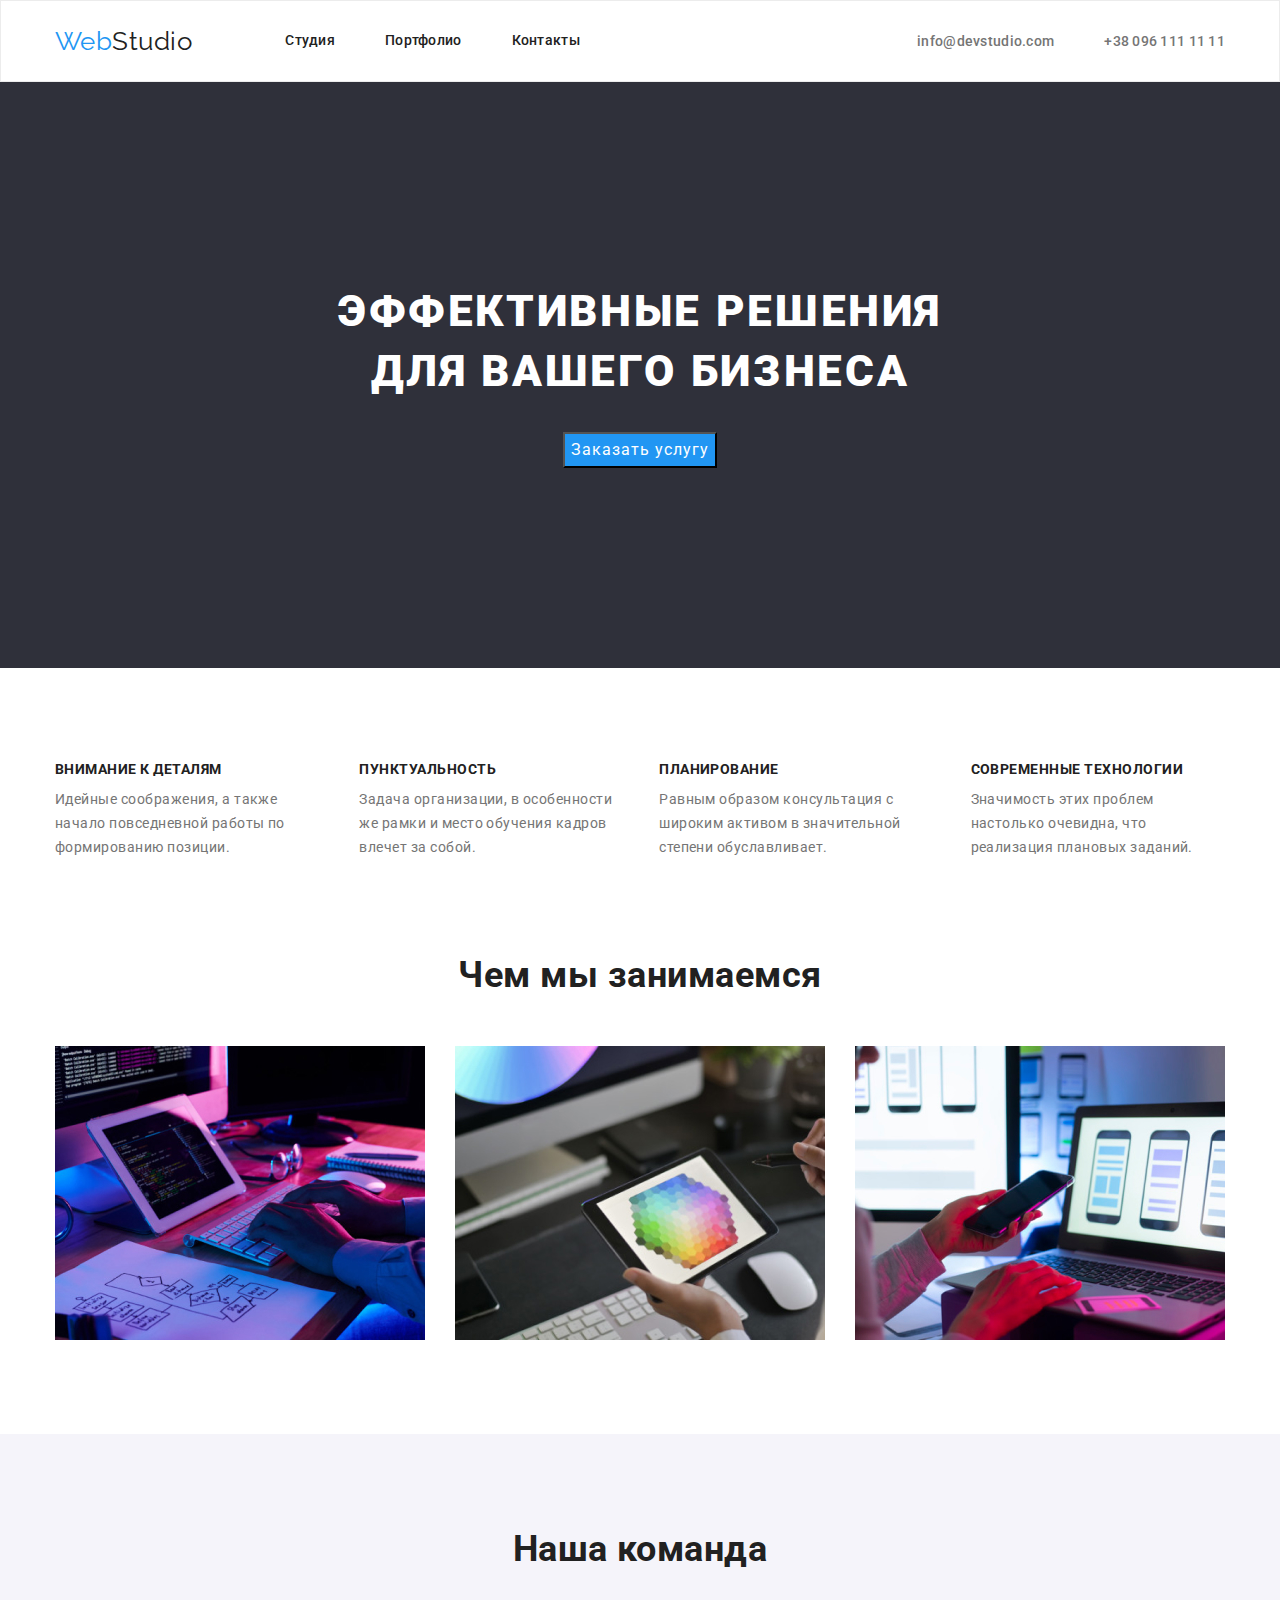
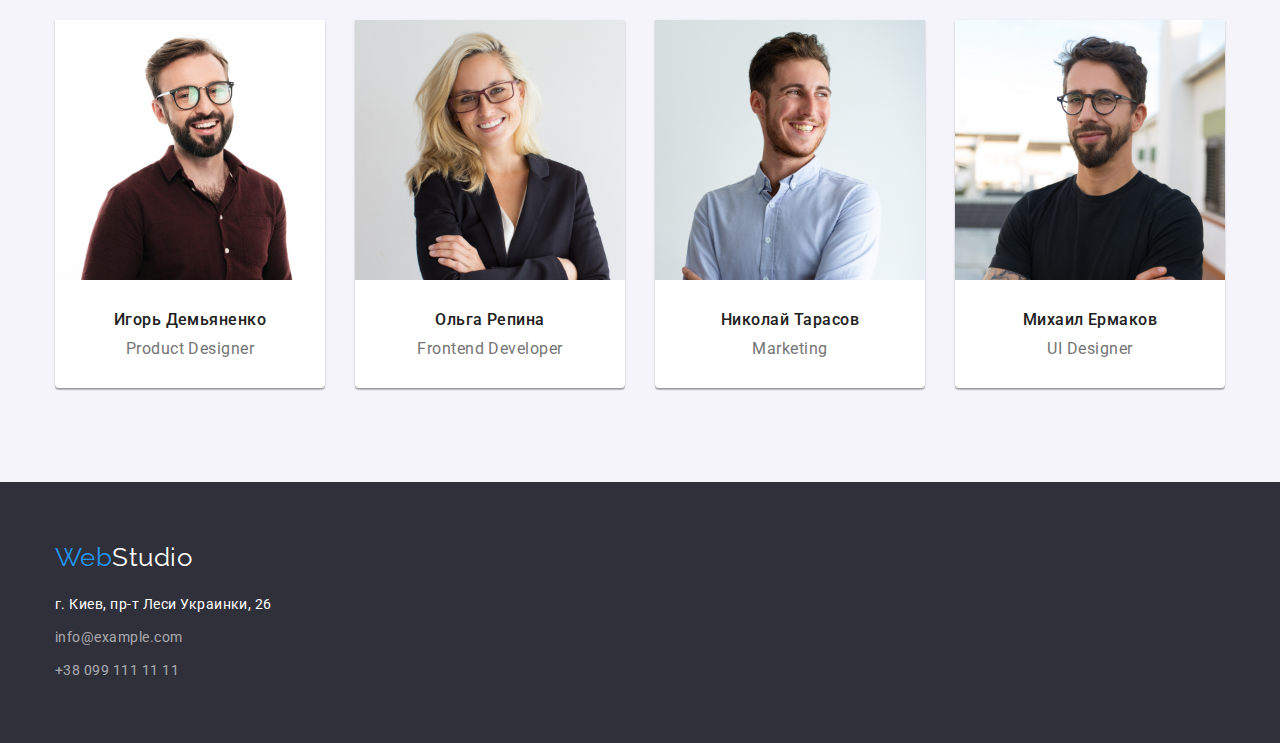
<file: index.html>
<!DOCTYPE html>
<html lang="en">
<head>
    <meta charset="UTF-8">
    <meta http-equiv="X-UA-Compatible" content="IE=edge">
    <meta name="viewport" content="width=device-width, initial-scale=1.0">
    <title>Document</title>
    <link rel="preconnect" href="https://fonts.googleapis.com">
    <link rel="preconnect" href="https://fonts.gstatic.com" crossorigin>
    <link href="https://fonts.googleapis.com/css2?family=Raleway:wght@700&family=Roboto:wght@400;500;700;900&display=swap"
        rel="stylesheet">
    <link rel="stylesheet"
    href="https://cdnjs.cloudflare.com/ajax/libs/modern-normalize/1.0.0/modern-normalize.min.css"/>
    <link rel="stylesheet" href="./css/styles.css"/>
    </head>
<body>
 <!--Head-->  
    <header>
     <div class="container header-container">
        <a href="" class="logo">Web<span class="accent">Studio</span></a>
        <nav>
            <ul class="nav">
                <li class="nav-item"><a href="" class="nav-link">Студия</a></li>
                <li class="nav-item"><a href="./portfolio.html" class="nav-link">Портфолио</a></li>
                <li class="nav-item"><a href="" class="nav-link">Контакты</a></li>
            </ul>
        </nav>  
            <ul class="address">
                <li class="item">
                    <a href="mailto:info@devstudio.com" class="address-mail">info@devstudio.com</a>
                </li>
                <li class="item">
                    <a href="tel:+380961111111" class="address-phone">+38 096 111 11 11</a>
                </li>
            </ul> 
    </div>
    </header>
    <main>
       <!--Hero-->
        <section class="hero">
          <div class="container">
            <h1 class="hero-title">ЭФФЕКТИВНЫЕ РЕШЕНИЯ <br />ДЛЯ ВАШЕГО БИЗНЕСА</h1>
            <button type="button" class="hero-button">Заказать услугу</button>  
          </div>
        </section>
        <!--Our rules-->
        <section class="section"> 
          <div class="container">
            <h2 class="section-title visually-hidden">Наши преимущества</h2>
            <ul class="section-list">
                <li class="section-list-item">
                   <h3 class="section-list-title">Внимание к деталям</h3>
                <p class="section-list-text">Идейные соображения, а также начало повседневной работы по формированию позиции.</p> 
                </li>
                <li class="section-list-item">
                 <h3 class="section-list-title">Пунктуальность</h3>
                <p class="section-list-text">Задача организации, в особенности же рамки и место обучения кадров влечет за собой.</p>   
                </li>
                <li class="section-list-item">
                  <h3 class="section-list-title">Планирование</h3>
                <p class="section-list-text">Равным образом консультация с широким активом в значительной степени обуславливает.</p>  
                </li>
                <li class="section-list-item">
                  <h3 class="section-list-title">Современные технологии</h3>
                <p class="section-list-text">Значимость этих проблем настолько очевидна, что реализация плановых заданий.</p>   
                </li>
            </ul>
          </div> 
        </section>
        <!--What we do-->
        <section class="section work-section">
         <div class="container">
             <h2 class="section-title">Чем мы занимаемся</h2>
             <ul class="section-list">
               <li class="section-list-item"> <img src="./images/imgwwd1.jpg" alt="photo_what_we_do_1" width="370" /> </li>
               <li class="section-list-item"> <img src="./images/imgwwd2.jpg" alt="photo_what_we_do_2" width="370" /></li>
               <li class="section-list-item"> <img src="./images/imgwwd3.jpg" alt="photo_what_we_do_3" width="370" /></li>
             </ul>
         </div>
        </section>
        <!--Our Team-->
    <section class="section team-section">
      <div class="container">
            <h2 class="section-title">Наша команда</h2>
            <ul class="section-team-list">
                <li class="team-list-item">
                 <img src="./images/igordemyanenko.jpg" alt="Igor Demyanenko" width="270" />
             <div class="team-names">
                 <h3 class="team-list-title">Игорь Демьяненко</h3>
                 <p class="team-list-text">Product Designer</p>
            </div>
                </li>
                <li class="team-list-item">
                    <img src="./images/olgarepina.jpg" alt="Olga Repina" width="270" />
                  <div class="team-names">
                     <h3 class="team-list-title">Ольга Репина</h3>
                     <p class="team-list-text">Frontend Developer</p>
                  </div>
                </li>
                <li class="team-list-item">
                    <img src="./images/nikolaytarasov.jpg" alt="Nikolay Tarasov" width="270" />
                    <div class="team-names">
                       <h3 class="team-list-title">Николай Тарасов</h3>
                       <p class="team-list-text">Marketing</p> 
                    </div>
                </li>
                <li class="team-list-item">
                    <img src="./images/mikhailermakov.jpg" alt="Mikhail Ermakov" width="270" />
                    <div class="team-names">
                       <h3 class="team-list-title">Михаил Ермаков</h3>
                       <p class="team-list-text">UI Designer</p> 
                    </div>
                </li>
            </ul>
        </div>
    </section>
    </main>
    <!--Footer-->
    <footer class="footer">
        <div class="container footer-container">
            <a href="" class="logo">Web<span class="accent-footer">Studio</span></a>
            <address>
                <ul class="footer-address">
                    <li class="footer-address-item"><a href="https://goo.gl/maps/4yWJMLV7rgnv7qpB7"
                            class="footer-address-map"> г. Киев, пр-т Леси Украинки, 26</a> </li>
                    <li class="footer-address-item"><a href="mailto:info@example.com"
                            class="footer-address-mail">info@example.com</a></li>
                    <li class="footer-address-item"><a href="tel:+380991111111" class="footer-address-phone">+38 099 111 11
                            11</a> </li>
                </ul>
            </address>
        </div>
    </footer>
    </body>
</html>
</file>
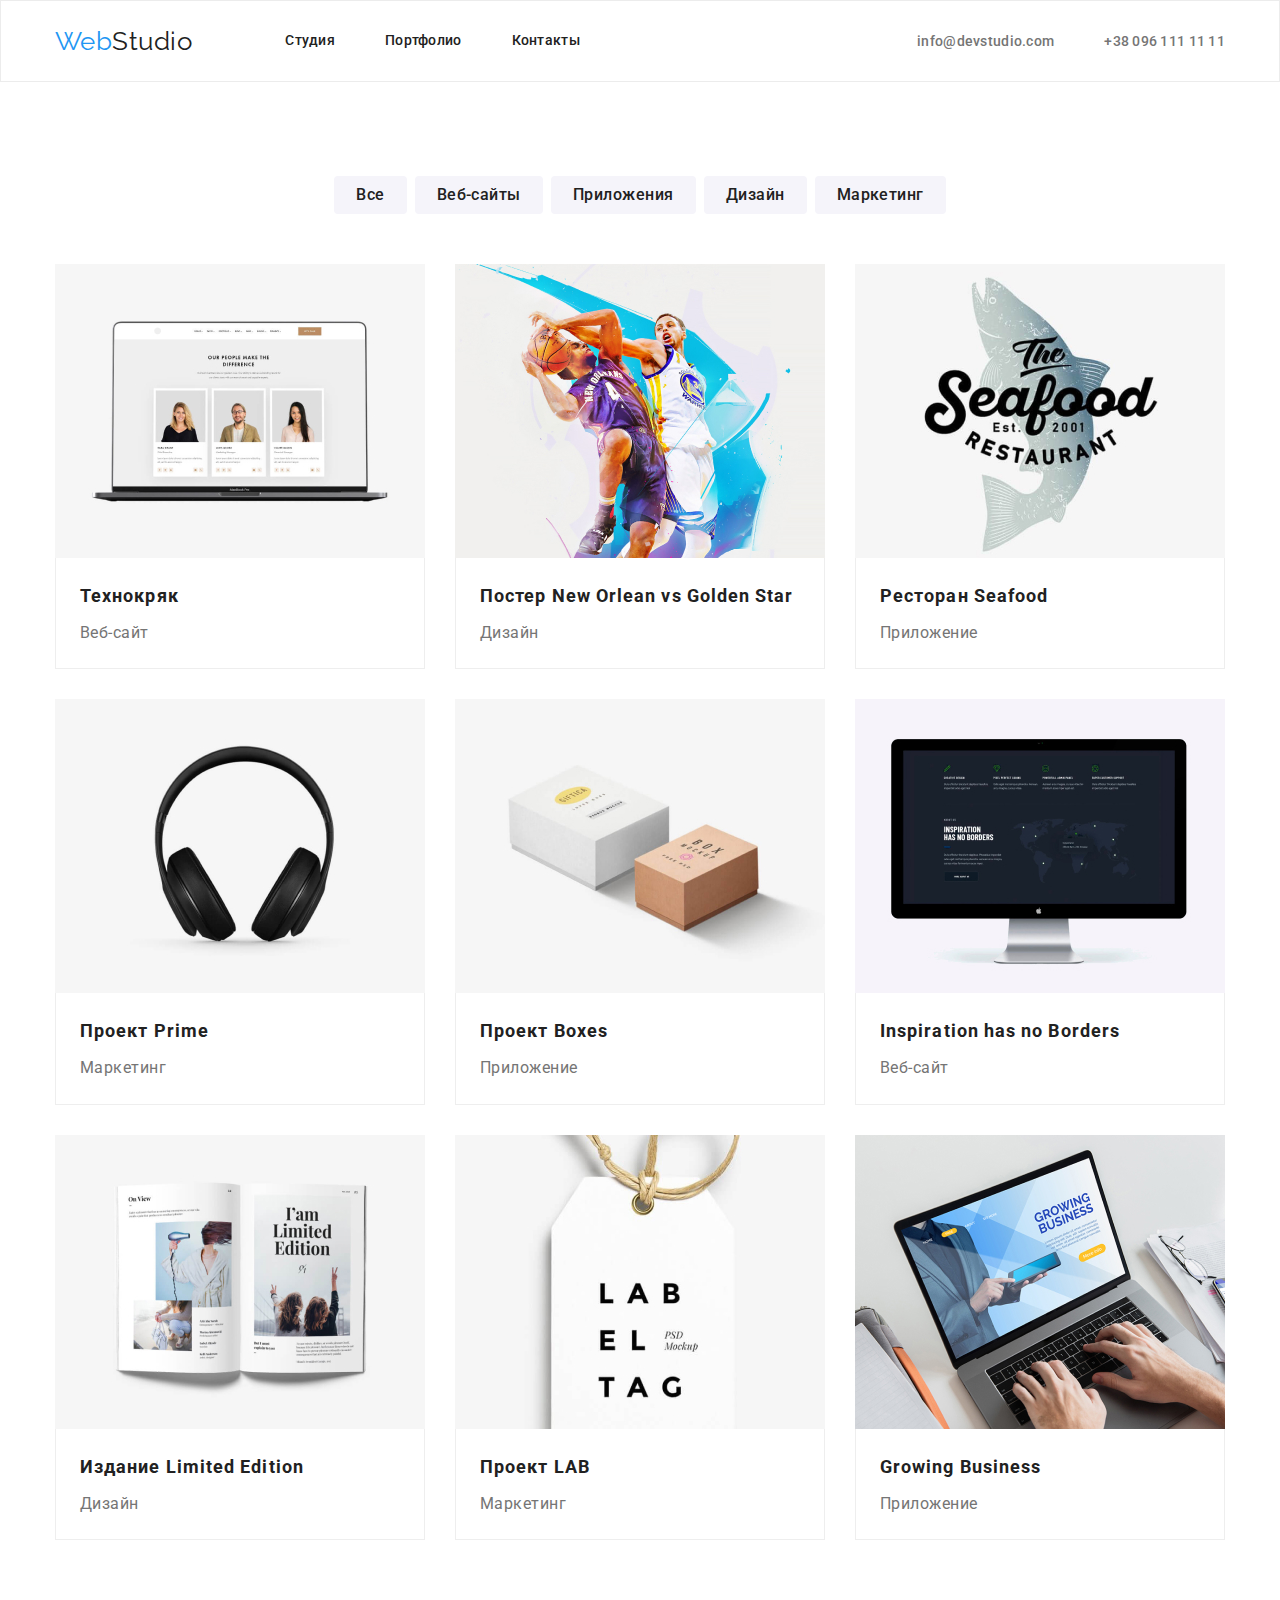
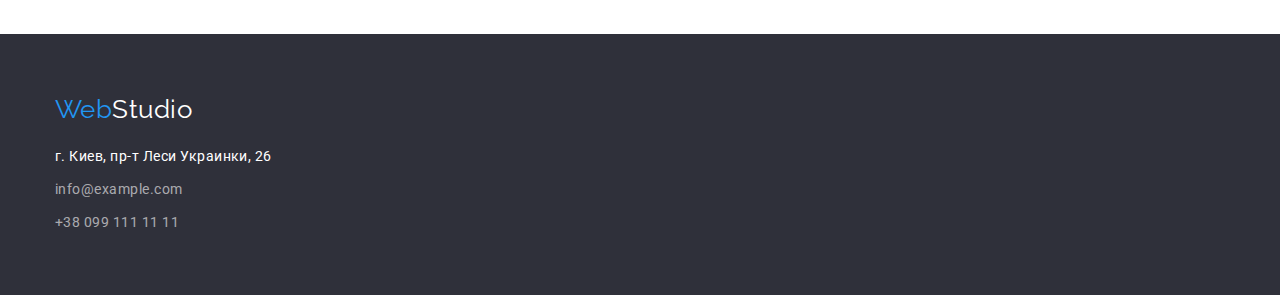
<file: portfolio.html>
<!DOCTYPE html>
<html lang="en">
<head>
    <meta charset="UTF-8">
    <meta http-equiv="X-UA-Compatible" content="IE=edge">
    <meta name="viewport" content="width=device-width, initial-scale=1.0">
    <title>Document</title>
    <link rel="preconnect" href="https://fonts.googleapis.com">
    <link rel="preconnect" href="https://fonts.gstatic.com" crossorigin>
    <link href="https://fonts.googleapis.com/css2?family=Raleway:wght@700&family=Roboto:wght@400;500;700;900&display=swap"
        rel="stylesheet">
    <link rel="stylesheet" href="https://cdnjs.cloudflare.com/ajax/libs/modern-normalize/1.0.0/modern-normalize.min.css" />
    <link rel="stylesheet" href="./css/styles.css"/>
</head>
<body>
    <!--Head-->
    <header>
     <div class="container header-container">
        <a href="" class="logo">Web<span class="accent">Studio</span></a>
        <nav>
            <ul class="nav">
                <li class="nav-item"><a href="./index.html" class="nav-link">Студия</a></li>
                <li class="nav-item"><a href="" class="nav-link">Портфолио</a></li>
                <li class="nav-item"><a href="" class="nav-link">Контакты</a></li>
            </ul>
        </nav>
        <ul class="address">
            <li class="item">
                <a href="mailto:info@devstudio.com" class="address-mail">info@devstudio.com</a>
            </li>
            <li class="item">
                <a href="tel:+380961111111" class="address-phone">+38 096 111 11 11</a>
            </li>
        </ul>
      </div>
    </header>
    <main>
        <!--Main-->
        <!-- Section Filters -->
        <section class="section">
            
           <!-- Filters Gallery -->
     <div class="container">
         <h1 class="section-title-filter visually-hidden">Наши проэкты</h1>
         <ul class="filter-list">
              <li class="filter-item"><button type="button" class="filter-button">Все</button></li>
              <li class="filter-item"><button type="button" class="filter-button">Веб-сайты</button></li>
              <li class="filter-item"><button type="button" class="filter-button">Приложения</button></li>
              <li class="filter-item"><button type="button" class="filter-button">Дизайн</button></li>
              <li class="filter-item"><button type="button" class="filter-button">Маркетинг</button></li>
            </ul>
       
       <ul class="gallery-list">
         <li class="gallery-item">
            <img src="./images/технокряк.jpg" alt="Our People Make The Difference" width="370">
            <div class="signature">
             <h2 class="gallery-title">Технокряк</h2>
             <p class="gallery-text">Веб-сайт</p>
            </div>
         </li>
        <li class="gallery-item">
           <img src="./images/basketball.jpg" alt="Basketball poster New Orlean vs Golden Star" width="370"> 
           <div class="signature">
               <h2 class="gallery-title">Постер New Orlean vs Golden Star</h2>
               <p class="gallery-text">Дизайн</p>
          </div>
        </li>
        <li class="gallery-item">
           <img src="./images/seafood.jpg" alt="Лого ресторана Seafood" width="370">
           <div class="signature">
               <h2 class="gallery-title">Ресторан Seafood</h2>
               <p class="gallery-text">Приложение</p> 
           </div>
        </li>
        <li class="gallery-item">
           <img src="./images/phones.jpg" alt="Phones" width="370">
           <div class="signature">
               <h2 class="gallery-title">Проект Prime</h2>
               <p class="gallery-text">Маркетинг</p>
           </div> 
        </li>
        <li class="gallery-item">
           <img src="./images/boxes.jpg" alt="Two Boxes" width="370"> 
           <div class="signature">
               <h2 class="gallery-title">Проект Boxes</h3>
               <p class="gallery-text">Приложение</p>
           </div>
        </li>
        <li class="gallery-item">
          <img src="./images/monitor.jpg" alt="Display" width="370">
          <div class="signature">
              <h2 class="gallery-title">Inspiration has no Borders</h2>
              <p class="gallery-text">Веб-сайт</p>
         </div>  
        </li>
        <li class="gallery-item">
           <img src="./images/booklimited.jpg" alt="book Limited Edition" width="370">
           <div class="signature">
               <h2 class="gallery-title">Издание Limited Edition</h2>
               <p class="gallery-text">Дизайн</p>
           </div> 
        </li>
        <li class="gallery-item">
          <img src="./images/labelbag.jpg" alt="Label" width="370">
          <div class="signature">
            <h2 class="gallery-title">Проект LAB</h2>
            <p class="gallery-text">Маркетинг</p>  
          </div>  
        </li>
        <li class="gallery-item">
          <img src="./images/notebook.jpg" alt="Notebook" width="370">
          <div class="signature">
             <h2 class="gallery-title">Growing Business</h3>
             <p class="gallery-text">Приложение</p> 
          </div>  
        </li>    
       </ul>
     </div>   
    </section>
    </main>
    <!-- Footer -->
    <footer class="footer">
        <div class="container footer-container">
            <a href="" class="logo">Web<span class="accent-footer">Studio</span></a>
            <address>
                <ul class="footer-address">
                    <li class="footer-address-item"><a href="https://goo.gl/maps/4yWJMLV7rgnv7qpB7"
                            class="footer-address-map"> г. Киев, пр-т Леси Украинки, 26</a> </li>
                    <li class="footer-address-item"><a href="mailto:info@example.com"
                            class="footer-address-mail">info@example.com</a></li>
                    <li class="footer-address-item"><a href="tel:+380991111111" class="footer-address-phone">+38 099 111 11
                            11</a> </li>
                </ul>
            </address>
        </div>
    </footer>
</body>
</html>
</file>
<file: css/styles.css>
:root {
  --primary-text-color: #757575;
  --secondary-text-color: #ffffff;
  --text-title-color: #212121;
  --accent-color: #2196f3;
  --secondary-accent-color: #f5f4fa;
}
body {
  color: var(--primary-text-color);
  font-family: Roboto, sans-serif;
  letter-spacing: 0.03em;
}
h1,
h2,
h3,
h4,
p,
span {
  margin: 0;
  padding: 0;
}
ul {
  list-style: none;
  margin: 0;
  padding: 0;
}
.container {
  width: 1200px;
  margin: 0 auto;
  padding-left: 15px;
  padding-right: 15px;
}
/* header */
header {
  /* width: 1600px; */
  border: 1px solid #ececec;
}
.header-container {
  display: flex;
  align-items: center;
}
.logo {
  font-family: Raleway;
  font-weight: 400;
  font-size: 26px;
  line-height: 1.19;
  color: var(--accent-color);
  text-decoration: none;
  margin-right: 93px;
}
.accent {
  color: var(--text-title-color);
}
.nav {
  display: flex;
}
.nav-item {
  margin-right: 50px;
}
.nav-item:last-child {
  margin-right: 0;
}
.nav-link {
  display: block;
  padding: 32px 0;
  font-weight: 500;
  font-size: 14px;
  line-height: 1.14;
  letter-spacing: 0.02em;
  color: #212121;
  text-decoration: none;
}
.nav-link:hover,
.nav-link:focus {
  color: var(--accent-color);
}
.address {
  display: flex;
  margin-left: auto;
}
.address .item + .item {
  margin-left: 50px;
}
.address-mail {
  font-weight: 500;
  font-size: 14px;
  line-height: 1.14;
  letter-spacing: 0.02em;
  padding: 32px 0;
  text-decoration: none;
  color: var(--primary-text-color);
}
.address-mail:hover,
.address-mail:focus {
  color: var(--accent-color);
}
.address-phone {
  font-weight: 500;
  font-size: 14px;
  line-height: 1.14;
  letter-spacing: 0.02em;
  padding: 32px 0;
  text-decoration: none;
  color: var(--primary-text-color);
}
.address-phone:hover,
.address-phone:focus {
  color: var(--accent-color);
}
/* End of header */
/* Section Hero index */
.hero {
  background-color: #2f303a;
  text-align: center;
  padding: 200px 0;
}
.hero-title {
  font-weight: 900;
  font-size: 44px;
  line-height: 1.36;
  text-align: center;
  letter-spacing: 0.06em;
  text-transform: uppercase;
  color: white;
  margin-bottom: 30px;
}
.hero-button {
  font-size: 16px;
  line-height: 1.9;
  padding: 10px, 32px;
  letter-spacing: 0.06em;
  color: #ffffff;
  background-color: var(--accent-color);
}
/* Main Sections */
.section {
  width: 100%;
  padding: 94px 0;
}
.section-title {
  font-weight: 700;
  font-size: 36px;
  line-height: 1.17;
  text-align: center;
  color: var(--text-title-color);
  margin-bottom: 50px;
}
/* Наши преимущества index */
.visually-hidden {
  position: absolute;
  clip: rect(0 0 0 0);
  width: 1px;
  height: 1px;
  margin: -1px;
}
.section-list {
  display: flex;
}
.section-list-item {
  margin-right: 30px;
  padding: 0;
}
.section-list-item:last-child {
  margin-right: 0;
}
.section-list-title {
  font-weight: 700;
  font-size: 14px;
  line-height: 1.14;
  margin-bottom: 10px;
  text-transform: uppercase;
  color: var(--text-title-color);
}
.section-list-text {
  font-size: 14px;
  line-height: 1.71;
}
/* what we do section */
.work-section {
  padding-top: 0;
}
img {
  display: block;
  max-width: 100%;
  height: auto;
}
/* Our Team index*/
.section-team-list {
  display: flex;
}
.team-section {
  background-color: var(--secondary-accent-color);
}
.team-list-item {
  margin-right: 30px;
  background: #ffffff;
  /* material shadow v1 */
  box-shadow: 0px 1px 3px rgba(0, 0, 0, 0.12), 0px 1px 1px rgba(0, 0, 0, 0.14),
    0px 2px 1px rgba(0, 0, 0, 0.2);
  border-radius: 0px 0px 4px 4px;
}
.team-list-item:last-child {
  margin-right: 0;
}
.team-list-title {
  font-weight: 500;
  font-size: 16px;
  line-height: 1.19;
  text-align: center;
  color: var(--text-title-color);
  margin-bottom: 10px;
}
.team-list-text {
  font-size: 16px;
  line-height: 1.19;
  text-align: center;
}
.team-names {
  padding: 30px 0;
}
/* Footer */
.footer {
  background-color: #2f303a;
  padding: 60px 0;
}
/* .footer-container {
  width: 1230px;
  margin: 0 auto;
  padding-left: 15px;
  padding-right: 15px;
} */
.footer-address-map {
  font-size: 14px;
  line-height: 1.71;
  font-style: normal;
  color: #ffffff;
}
.footer-address-mail {
  font-size: 14px;
  line-height: 1.71;
  font-style: normal;
  color: rgba(255, 255, 255, 0.6);
}
.footer-address-phone {
  font-size: 14px;
  font-style: normal;
  line-height: 1.71;
  color: rgba(255, 255, 255, 0.6);
}
.footer-address a {
  text-decoration: none;
}
.accent-footer {
  color: #ffffff;
}
.footer-address-phone:hover,
.footer-address-mail:hover,
.footer-address-map:hover {
  color: var(--accent-color);
}
.footer-address-phone:active,
.footer-address-mail:active,
.footer-address-map:active {
  color: var(--accent-color);
}
.footer-address-item {
  margin-bottom: 9px;
}
.footer-address-item:last-child {
  margin-bottom: 0;
}
address {
  margin-top: 20px;
}
/* Portfolio */
/* Filter buttons */
.section-title-filter {
  font-weight: 700;
  font-size: 36px;
  line-height: 1.17;
  text-align: center;
  color: var(--text-title-color);
}
.filter-list {
  display: flex;
  margin-bottom: 50px;
  justify-content: center;
}
.filter-button {
  background-color: var(--secondary-accent-color);
  color: var(--text-title-color);
  font-family: Roboto;
  font-weight: 500;
  font-weight: 500;
  font-size: 16px;
  line-height: 26px;
  letter-spacing: 0.03em;
  cursor: pointer;
  border: none;
  border-radius: 4px;
  padding: 6px 22px;
}
.filter-button:hover,
.filter-button:focus {
  background-color: var(--accent-color);
  color: var(--secondary-text-color);
}
.filter-item {
  margin-right: 8px;
}
.filter-item:last-child {
  margin-right: 0;
}
/* Filters Gallery */
.gallery-list {
  display: flex;
  flex-wrap: wrap;
  margin-left: -30px;
  margin-top: -30px;
}
.gallery-item {
  flex-basis: calc(100% / 3 - 30px);
  margin-left: 30px;
  margin-top: 30px;
}
.gallery-title {
  font-weight: 700;
  font-size: 18px;
  line-height: 2;
  letter-spacing: 0.06em;
  color: var(--text-title-color);
  margin-bottom: 4px;
}
.gallery-text {
  font-size: 16px;
  line-height: 1.9;
}
.signature {
  padding: 20px 24px;
  border-bottom: 1px solid #eeeeee;
  border-left: 1px solid #eeeeee;
  border-right: 1px solid #eeeeee;
}
</file>
